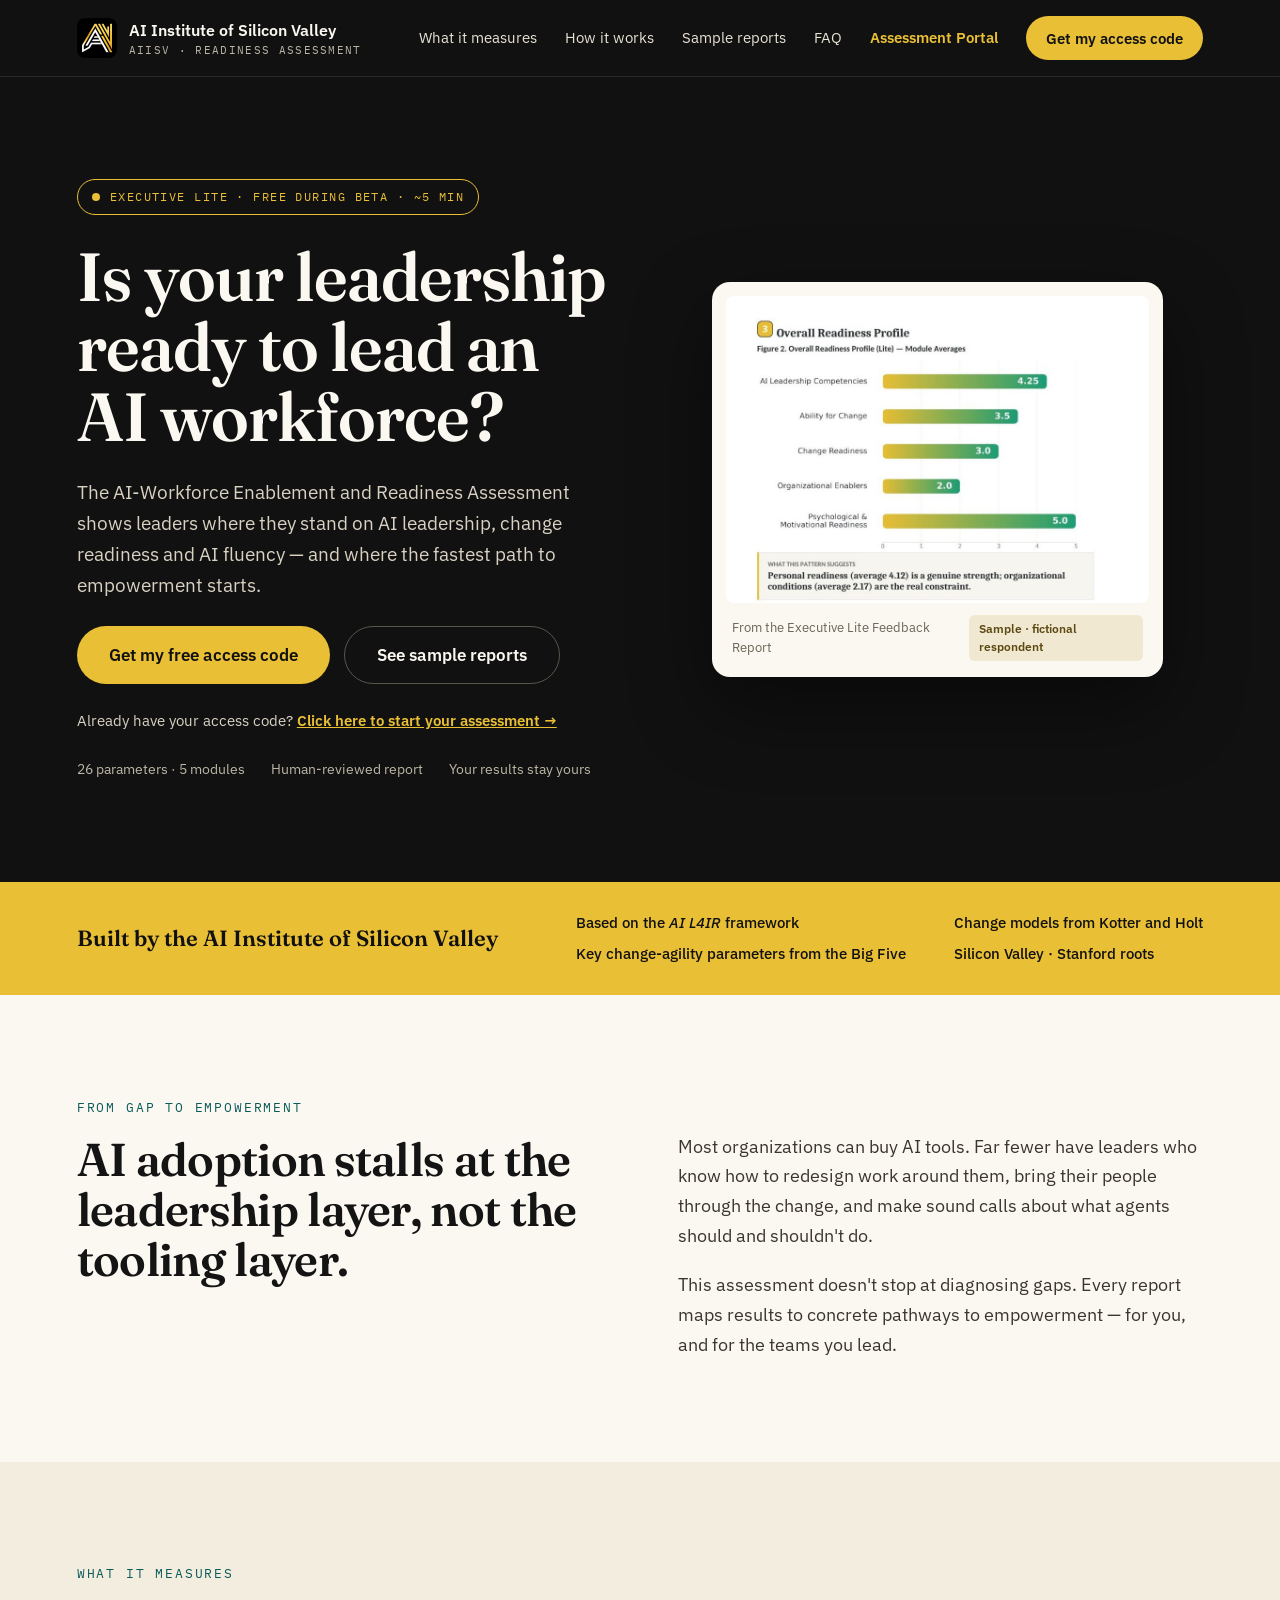
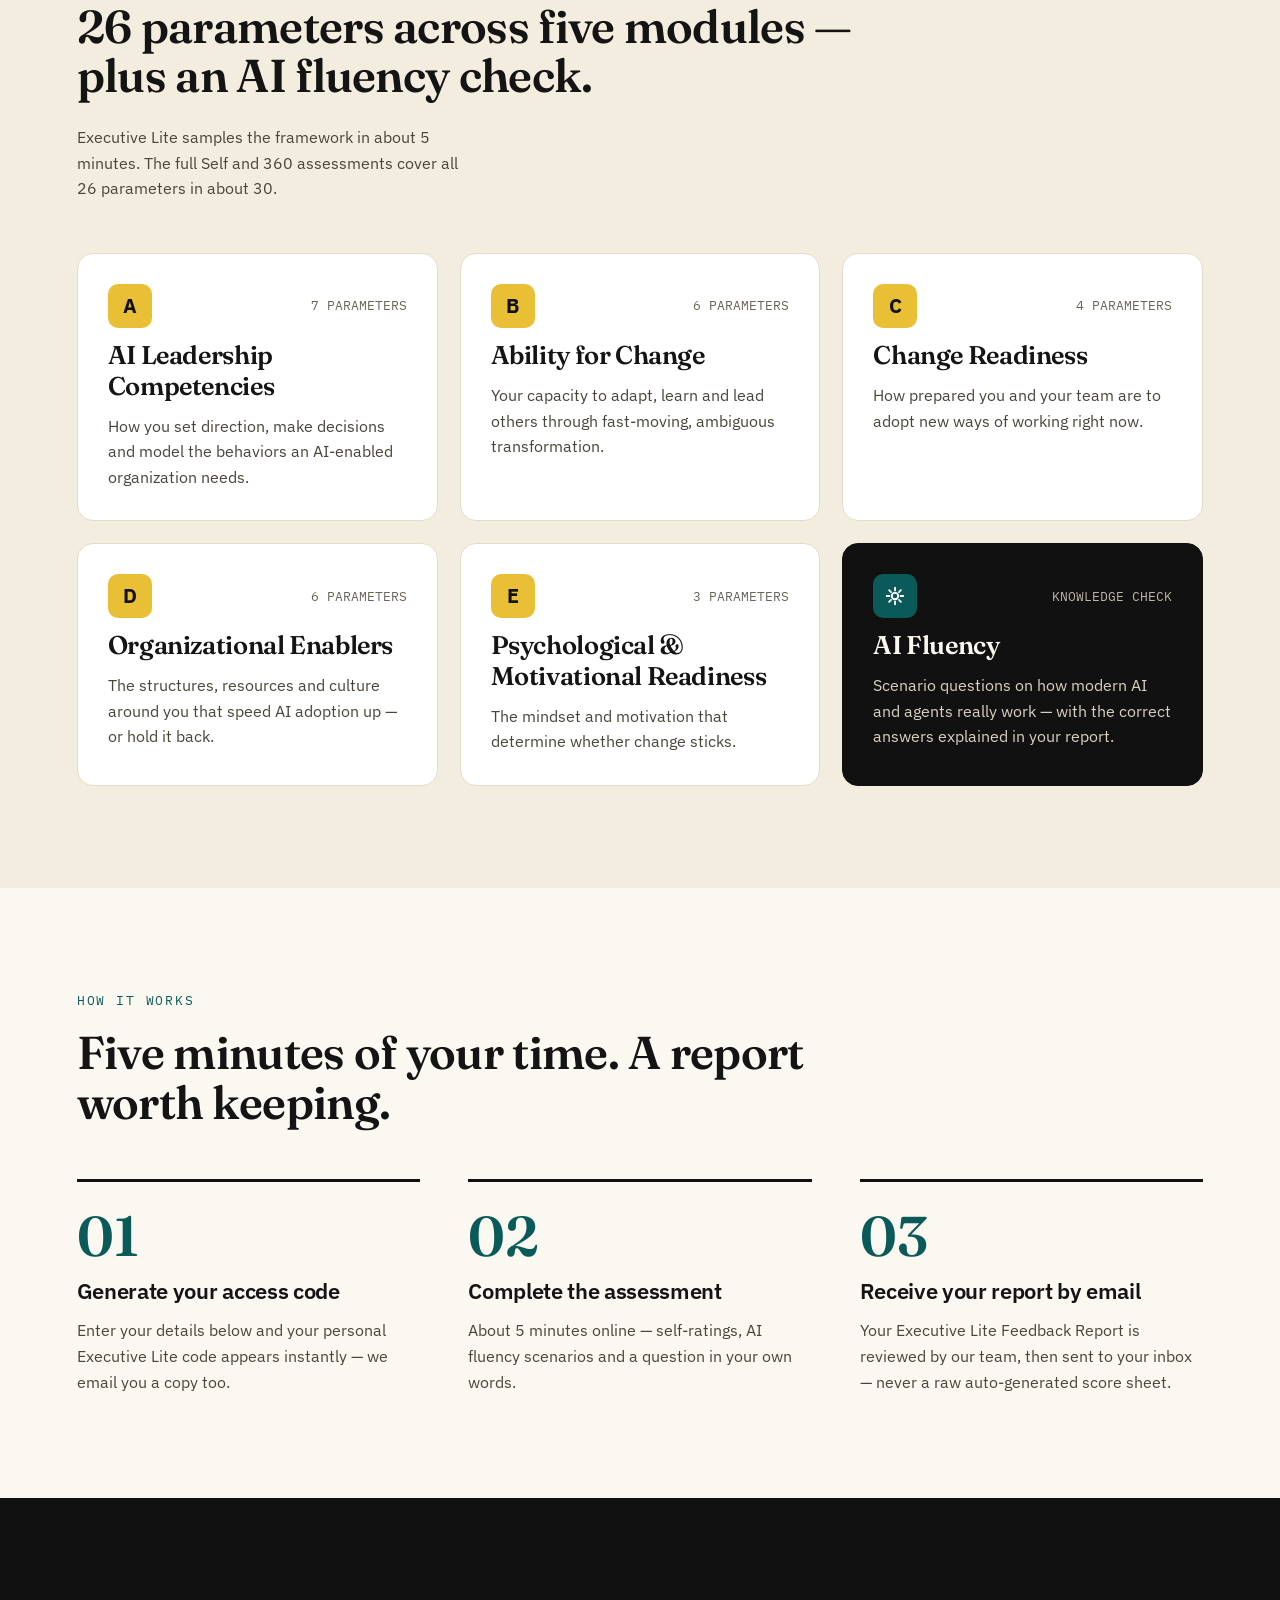
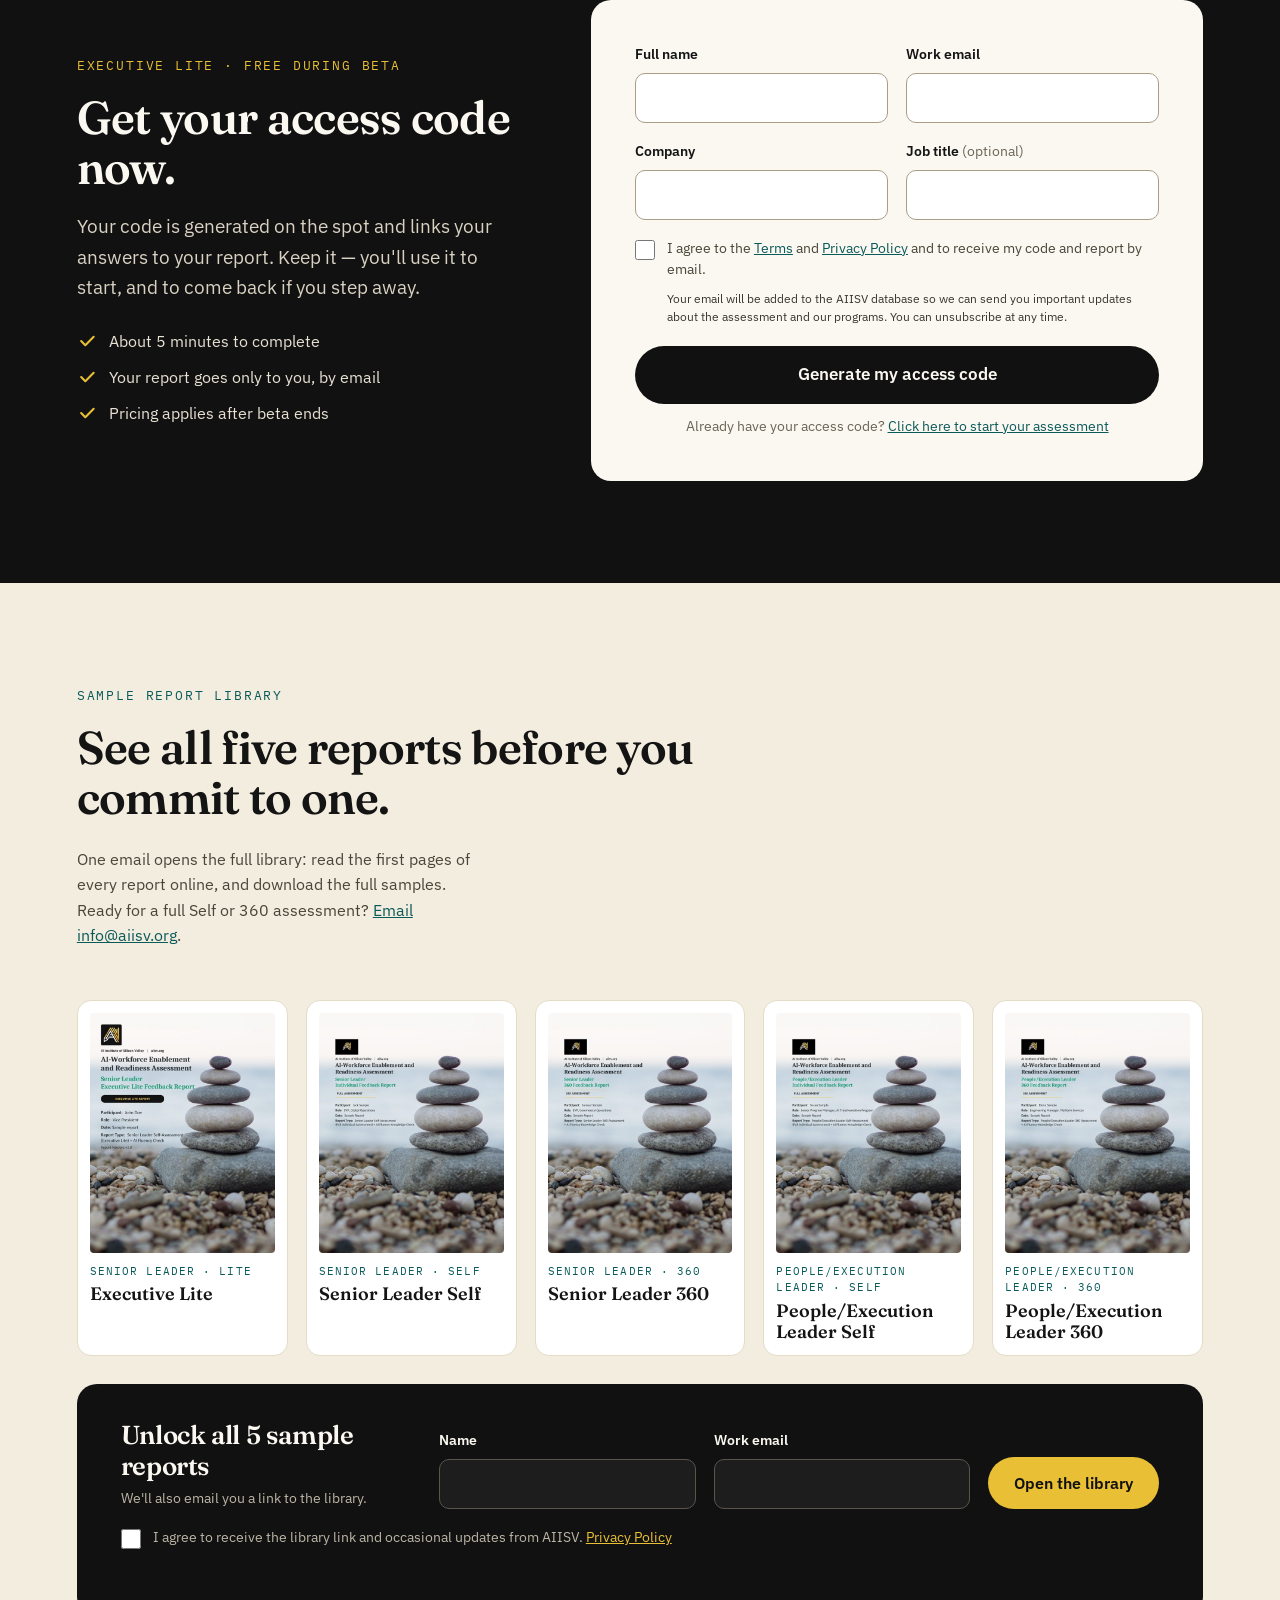
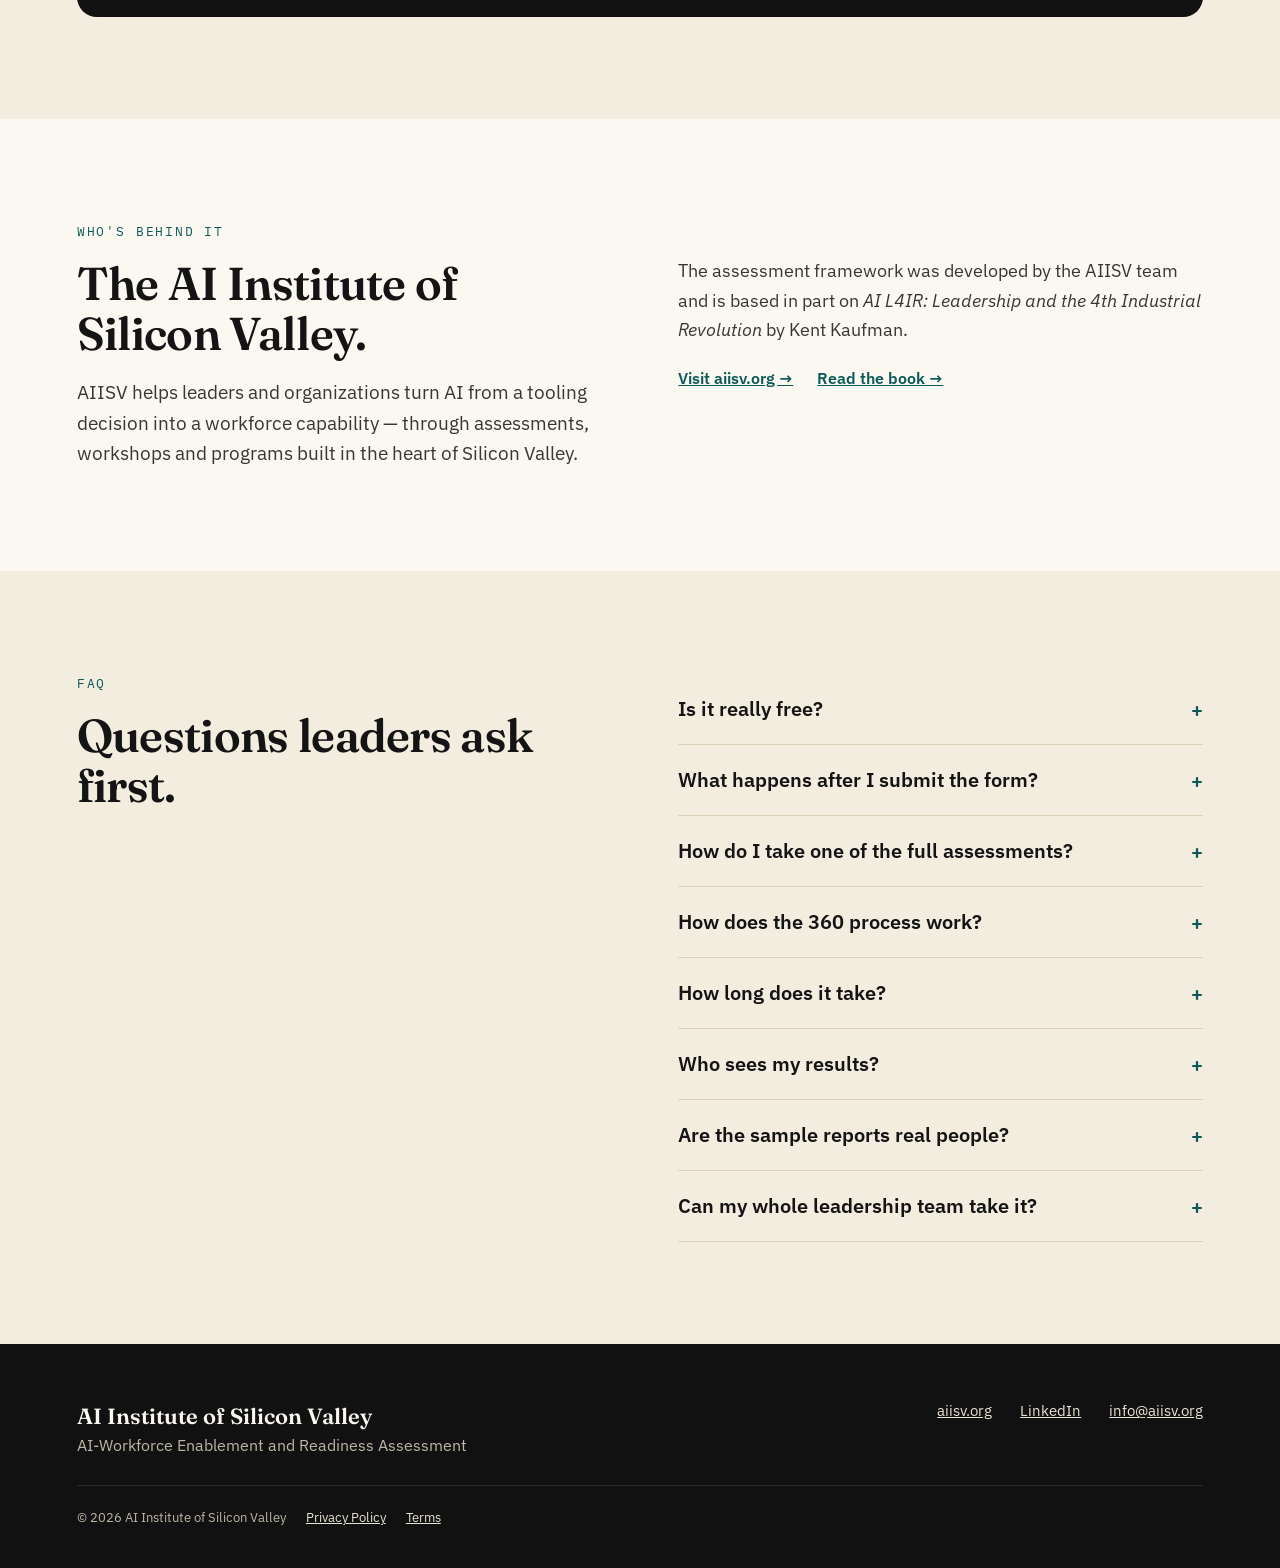
<file: index.html>
<!doctype html>
<html lang="en">
<head>
<meta charset="utf-8">
<meta name="viewport" content="width=device-width, initial-scale=1">
<title>AI-Workforce Readiness Assessment | AIISV</title>
<meta name="description" content="A free, 5-minute Executive Lite assessment of how ready you are to lead an AI-enabled workforce — with a human-reviewed feedback report from the AI Institute of Silicon Valley.">
<link rel="canonical" href="https://assessment.aiisv.org/">
<meta property="og:type" content="website">
<meta property="og:url" content="https://assessment.aiisv.org/">
<meta property="og:title" content="Is your leadership ready to lead an AI workforce?">
<meta property="og:description" content="Free 5-minute Executive Lite assessment from the AI Institute of Silicon Valley. Human-reviewed report, delivered by email.">
<meta property="og:image" content="https://assessment.aiisv.org/assets/img/og-image.jpg">
<meta name="twitter:card" content="summary_large_image">
<link rel="icon" href="/favicon.png" type="image/png">
<link rel="apple-touch-icon" href="/apple-touch-icon.png">
<meta name="theme-color" content="#111111">
<link rel="preconnect" href="https://fonts.googleapis.com">
<link rel="preconnect" href="https://fonts.gstatic.com" crossorigin>
<link href="https://fonts.googleapis.com/css2?family=Fraunces:opsz,wght@9..144,600;9..144,700&family=IBM+Plex+Sans:wght@400;500;600&family=IBM+Plex+Mono:wght@500;600&display=swap" rel="stylesheet">
<link rel="stylesheet" href="/assets/styles.css">
</head>
<body>

<header class="site-header">
  <div class="wrap">
    <a class="brand" href="/"><img src="/assets/img/aiisv-logo.png" alt="" width="40" height="40"><span><b>AI Institute of Silicon Valley</b><small>AIISV · READINESS ASSESSMENT</small></span></a>
    <nav class="nav" aria-label="Main">
      <a href="#measures">What it measures</a>
      <a href="#how">How it works</a>
      <a href="#samples">Sample reports</a>
      <a href="#faq">FAQ</a>
      <a class="nav-code" href="https://access.aiisv.org">Assessment Portal</a>
      <a class="btn btn-gold" href="#code">Get my access code</a>
    </nav>
  </div>
</header>

<main>
<!-- 1 · Value proposition -->
<section class="hero dark">
  <div class="wrap">
    <div class="hero-copy">
      <span class="pill">EXECUTIVE LITE · FREE DURING BETA · ~5 MIN</span>
      <h1>Is your leadership ready to lead an AI workforce?</h1>
      <p class="lead">The AI-Workforce Enablement and Readiness Assessment shows leaders where they stand on AI leadership, change readiness and AI fluency — and where the fastest path to empowerment starts.</p>
      <div class="cta-row">
        <a class="btn btn-gold btn-lg" href="#code">Get my free access code</a>
        <a class="btn btn-ghost btn-lg" href="#samples">See sample reports</a>
      </div>
      <p class="have-code">Already have your access code? <a href="https://access.aiisv.org">Click here to start your assessment →</a></p>
      <div class="facts"><span>26 parameters · 5 modules</span><span>Human-reviewed report</span><span>Your results stay yours</span></div>
    </div>
    <figure class="hero-figure">
      <img src="/assets/img/executive-lite-profile.jpg" alt="Overall Readiness Profile page from a sample Executive Lite report, showing module scores as gold-to-teal bars" width="900" height="648">
      <figcaption><span>From the Executive Lite Feedback Report</span><span class="tag">Sample · fictional respondent</span></figcaption>
    </figure>
  </div>
</section>

<section class="strip" aria-label="About the framework">
  <div class="wrap">
    <strong>Built by the AI Institute of Silicon Valley</strong>
    <ul>
      <li>Based on the <em>AI L4IR</em> framework</li>
      <li>Change models from Kotter and Holt</li>
      <li>Key change-agility parameters from the Big Five</li>
      <li>Silicon Valley · Stanford roots</li>
    </ul>
  </div>
</section>

<section class="split">
  <div class="wrap">
    <div class="stack">
      <p class="eyebrow">From gap to empowerment</p>
      <h2>AI adoption stalls at the leadership layer, not the tooling layer.</h2>
    </div>
    <div class="body">
      <p>Most organizations can buy AI tools. Far fewer have leaders who know how to redesign work around them, bring their people through the change, and make sound calls about what agents should and shouldn't do.</p>
      <p>This assessment doesn't stop at diagnosing gaps. Every report maps results to concrete pathways to empowerment — for you, and for the teams you lead.</p>
    </div>
  </div>
</section>

<section id="measures" class="sand">
  <div class="wrap">
    <div class="head">
      <div class="stack"><p class="eyebrow">What it measures</p><h2>26 parameters across five modules — plus an AI fluency check.</h2></div>
      <p>Executive Lite samples the framework in about 5 minutes. The full Self and 360 assessments cover all 26 parameters in about 30.</p>
    </div>
    <div class="grid-3">
      <article class="card"><div class="card-top"><span class="badge">A</span><span class="count">7 PARAMETERS</span></div><h3>AI Leadership Competencies</h3><p>How you set direction, make decisions and model the behaviors an AI-enabled organization needs.</p></article>
      <article class="card"><div class="card-top"><span class="badge">B</span><span class="count">6 PARAMETERS</span></div><h3>Ability for Change</h3><p>Your capacity to adapt, learn and lead others through fast-moving, ambiguous transformation.</p></article>
      <article class="card"><div class="card-top"><span class="badge">C</span><span class="count">4 PARAMETERS</span></div><h3>Change Readiness</h3><p>How prepared you and your team are to adopt new ways of working right now.</p></article>
      <article class="card"><div class="card-top"><span class="badge">D</span><span class="count">6 PARAMETERS</span></div><h3>Organizational Enablers</h3><p>The structures, resources and culture around you that speed AI adoption up — or hold it back.</p></article>
      <article class="card"><div class="card-top"><span class="badge">E</span><span class="count">3 PARAMETERS</span></div><h3>Psychological &amp; Motivational Readiness</h3><p>The mindset and motivation that determine whether change sticks.</p></article>
      <article class="card inverse"><div class="card-top"><span class="badge"><svg width="22" height="22" viewBox="0 0 24 24" fill="none" stroke="currentColor" stroke-width="2" stroke-linecap="round" stroke-linejoin="round" aria-hidden="true"><path d="M12 3v3M12 18v3M3 12h3M18 12h3M5.6 5.6l2.1 2.1M16.3 16.3l2.1 2.1M5.6 18.4l2.1-2.1M16.3 7.7l2.1-2.1"/><circle cx="12" cy="12" r="3.5"/></svg></span><span class="count">KNOWLEDGE CHECK</span></div><h3>AI Fluency</h3><p>Scenario questions on how modern AI and agents really work — with the correct answers explained in your report.</p></article>
    </div>
  </div>
</section>

<section id="how">
  <div class="wrap">
    <div class="head"><div class="stack"><p class="eyebrow">How it works</p><h2>Five minutes of your time. A report worth keeping.</h2></div></div>
    <div class="steps">
      <div class="step"><span class="num">01</span><h3>Generate your access code</h3><p>Enter your details below and your personal Executive Lite code appears instantly — we email you a copy too.</p></div>
      <div class="step"><span class="num">02</span><h3>Complete the assessment</h3><p>About 5 minutes online — self-ratings, AI fluency scenarios and a question in your own words.</p></div>
      <div class="step"><span class="num">03</span><h3>Receive your report by email</h3><p>Your Executive Lite Feedback Report is reviewed by our team, then sent to your inbox — never a raw auto-generated score sheet.</p></div>
    </div>
  </div>
</section>

<!-- 2 · Self-generated Executive Lite code -->
<section id="code" class="form-section dark">
  <div class="wrap">
    <div class="stack">
      <p class="eyebrow">Executive Lite · free during beta</p>
      <h2>Get your access code now.</h2>
      <p class="lead">Your code is generated on the spot and links your answers to your report. Keep it — you'll use it to start, and to come back if you step away.</p>
      <ul class="checks">
        <li><svg width="20" height="20" viewBox="0 0 24 24" fill="none" stroke="#E9BF35" stroke-width="2.5" stroke-linecap="round" stroke-linejoin="round" aria-hidden="true"><path d="M5 12l5 5L20 7"/></svg>About 5 minutes to complete</li>
        <li><svg width="20" height="20" viewBox="0 0 24 24" fill="none" stroke="#E9BF35" stroke-width="2.5" stroke-linecap="round" stroke-linejoin="round" aria-hidden="true"><path d="M5 12l5 5L20 7"/></svg>Your report goes only to you, by email</li>
        <li><svg width="20" height="20" viewBox="0 0 24 24" fill="none" stroke="#E9BF35" stroke-width="2.5" stroke-linecap="round" stroke-linejoin="round" aria-hidden="true"><path d="M5 12l5 5L20 7"/></svg>Pricing applies after beta ends</li>
      </ul>
    </div>
    <div class="panel" aria-live="polite">
      <form id="code-form" novalidate>
        <div class="fields">
          <label class="field">Full name<input name="name" type="text" required autocomplete="name" maxlength="120"></label>
          <label class="field">Work email<input name="email" type="email" required autocomplete="email" maxlength="160"></label>
          <label class="field">Company<input name="company" type="text" required autocomplete="organization" maxlength="160"></label>
          <label class="field"><span>Job title <span class="opt">(optional)</span></span><input name="title" type="text" autocomplete="organization-title" maxlength="120"></label>
        </div>
        <label class="hp" aria-hidden="true">Website<input name="website" type="text" tabindex="-1" autocomplete="off"></label>
        <label class="consent"><input type="checkbox" name="consent" required><span>I agree to the <a href="/terms/">Terms</a> and <a href="/privacy/">Privacy Policy</a> and to receive my code and report by email.</span></label>
        <p class="finep">Your email will be added to the AIISV database so we can send you important updates about the assessment and our programs. You can unsubscribe at any time.</p>
        <div class="ts" id="ts-code"></div>
        <div class="form-actions">
          <button class="btn btn-dark btn-lg" type="submit">Generate my access code</button>
          <p class="small">Already have your access code? <a href="https://access.aiisv.org">Click here to start your assessment</a></p>
        </div>
      </form>
      <div id="code-result" class="result" hidden>
        <p class="eyebrow" tabindex="-1">Your Executive Lite access code</p>
        <div class="code-box"><code id="code-value"></code><button type="button" id="code-copy">Copy code</button></div>
        <p id="code-note" style="font-size:16px;line-height:1.6;color:#3A362F"></p>
        <a id="code-start" class="btn btn-gold btn-lg" href="#">Start my assessment now →</a>
        <button type="button" id="code-reset" class="linkbtn">Not you? Start over</button>
      </div>
    </div>
  </div>
</section>

<!-- 3 · Sample reports for one email -->
<section id="samples" class="sand">
  <div class="wrap">
    <div class="head">
      <div class="stack"><p class="eyebrow">Sample report library</p><h2>See all five reports before you commit to one.</h2></div>
      <p>One email opens the full library: read the first pages of every report online, and download the full samples. Ready for a full Self or 360 assessment? <a href="mailto:info@aiisv.org?subject=Full%20assessment%20inquiry">Email info@aiisv.org</a>.</p>
    </div>
    <div class="teaser">
      <figure><img src="/assets/img/executive-lite-cover.jpg" alt="Executive Lite sample report cover" loading="lazy" width="620" height="802"><figcaption><span class="t">SENIOR LEADER · LITE</span><span class="n">Executive Lite</span></figcaption></figure>
      <figure><img src="/assets/img/senior-leader-self-cover.jpg" alt="Senior Leader Self sample report cover" loading="lazy" width="620" height="802"><figcaption><span class="t">SENIOR LEADER · SELF</span><span class="n">Senior Leader Self</span></figcaption></figure>
      <figure><img src="/assets/img/senior-leader-360-cover.jpg" alt="Senior Leader 360 sample report cover" loading="lazy" width="620" height="802"><figcaption><span class="t">SENIOR LEADER · 360</span><span class="n">Senior Leader 360</span></figcaption></figure>
      <figure><img src="/assets/img/people-leader-self-cover.jpg" alt="People/Execution Leader Self sample report cover" loading="lazy" width="620" height="802"><figcaption><span class="t">PEOPLE/EXECUTION LEADER · SELF</span><span class="n">People/Execution Leader Self</span></figcaption></figure>
      <figure><img src="/assets/img/people-leader-360-cover.jpg" alt="People/Execution Leader 360 sample report cover" loading="lazy" width="620" height="802"><figcaption><span class="t">PEOPLE/EXECUTION LEADER · 360</span><span class="n">People/Execution Leader 360</span></figcaption></figure>
    </div>
    <div class="gate">
      <form class="gate-form" data-next="/samples/" novalidate>
        <div><h3>Unlock all 5 sample reports</h3><p>We'll also email you a link to the library.</p></div>
        <label class="field">Name<input name="sname" type="text" required autocomplete="name" maxlength="120"></label>
        <label class="field">Work email<input name="semail" type="email" required autocomplete="email" maxlength="160"></label>
        <button class="btn btn-gold" type="submit">Open the library</button>
        <label class="hp" aria-hidden="true">Website<input name="website" type="text" tabindex="-1" autocomplete="off"></label>
        <label class="consent"><input type="checkbox" required><span>I agree to receive the library link and occasional updates from AIISV. <a href="/privacy/">Privacy Policy</a></span></label>
        <div class="ts" id="ts-gate"></div>
      </form>
    </div>
  </div>
</section>

<section class="split">
  <div class="wrap">
    <div class="stack">
      <p class="eyebrow">Who's behind it</p>
      <h2>The AI Institute of Silicon Valley.</h2>
      <p class="lead" style="color:#3A362F">AIISV helps leaders and organizations turn AI from a tooling decision into a workforce capability — through assessments, workshops and programs built in the heart of Silicon Valley.</p>
    </div>
    <div class="body">
      <p>The assessment framework was developed by the AIISV team and is based in part on <em>AI L4IR: Leadership and the 4th Industrial Revolution</em> by Kent Kaufman.</p>
      <p style="display:flex;flex-wrap:wrap;gap:12px 24px;font-weight:600;font-size:16px"><a href="https://aiisv.org">Visit aiisv.org →</a><a href="https://www.amazon.com/AI-L4ir-Leadership-Industrial-Revolution/dp/B0FP2XVX21">Read the book →</a></p>
    </div>
  </div>
</section>

<section id="faq" class="split sand">
    <div class="wrap">
      <div class="stack"><p class="eyebrow">FAQ</p><h2>Questions leaders ask first.</h2></div>
      <div class="faq-list">
        <details><summary>Is it really free?</summary><p>Yes — Executive Lite is free during the beta. After beta ends it will carry a fee.</p></details>
        <details><summary>What happens after I submit the form?</summary><p>Your access code is generated and emailed to you automatically. Click the link in that email (or come back to this page) to start your ~5-minute assessment. Your personalized report follows by email once it's ready — no further action needed on your part.</p></details>
        <details><summary>How do I take one of the full assessments?</summary><p>The full Senior Leader and People/Execution Leader Self and 360 assessments are available now. <a href="mailto:info@aiisv.org?subject=Full%20assessment%20inquiry">Email info@aiisv.org</a> and we'll get you set up.</p></details>
        <details><summary>How does the 360 process work?</summary><p>A full 360-degree review starts with a 360 access code — <a href="mailto:info@aiisv.org?subject=360%20assessment%20inquiry">email info@aiisv.org</a> to get one. Enter your code in the <a href="https://access.aiisv.org">Assessment Portal</a> and you'll fill out a request form with your role, name and contact info, plus the names and emails of the people you want as raters (manager, peers, direct reports). Everything after that is automatic: each rater receives their own personal access code and instructions by email, and you receive your own self-assessment code the same way. Once enough raters have responded, your combined report is prepared and sent to you by email — no further action needed from you.</p></details>
        <details><summary>How long does it take?</summary><p>Executive Lite takes about 5 minutes. The full Self and 360 assessments take about 30 minutes. Your report arrives by email once our team has reviewed it.</p></details>
        <details><summary>Who sees my results?</summary><p>By default, you're the only person in your company who sees your report. Access at AIISV is limited to a small group of designated reviewers.</p></details>
        <details><summary>Are the sample reports real people?</summary><p>No. Every sample uses a fictional respondent, so you see the full structure and depth without anyone's personal data.</p></details>
        <details><summary>Can my whole leadership team take it?</summary><p>Yes. The Senior Leader and People/Execution Leader Self and 360 reports are built for cohorts — <a href="mailto:info@aiisv.org">email us</a> to set one up.</p></details>
      </div>
    </div>
</section>
</main>

<footer class="site-footer">
  <div class="wrap">
    <div class="top">
      <div><strong>AI Institute of Silicon Valley</strong><span>AI-Workforce Enablement and Readiness Assessment</span></div>
      <nav aria-label="Footer"><a href="https://aiisv.org">aiisv.org</a><a href="https://www.linkedin.com/company/aiisv/">LinkedIn</a><a href="mailto:info@aiisv.org">info@aiisv.org</a></nav>
    </div>
    <div class="bottom"><span>© 2026 AI Institute of Silicon Valley</span><a href="/privacy/">Privacy Policy</a><a href="/terms/">Terms</a></div>
  </div>
</footer>

<script src="/assets/config.js"></script>
<script src="/assets/app.js" defer></script>
</body>
</html>
</file>
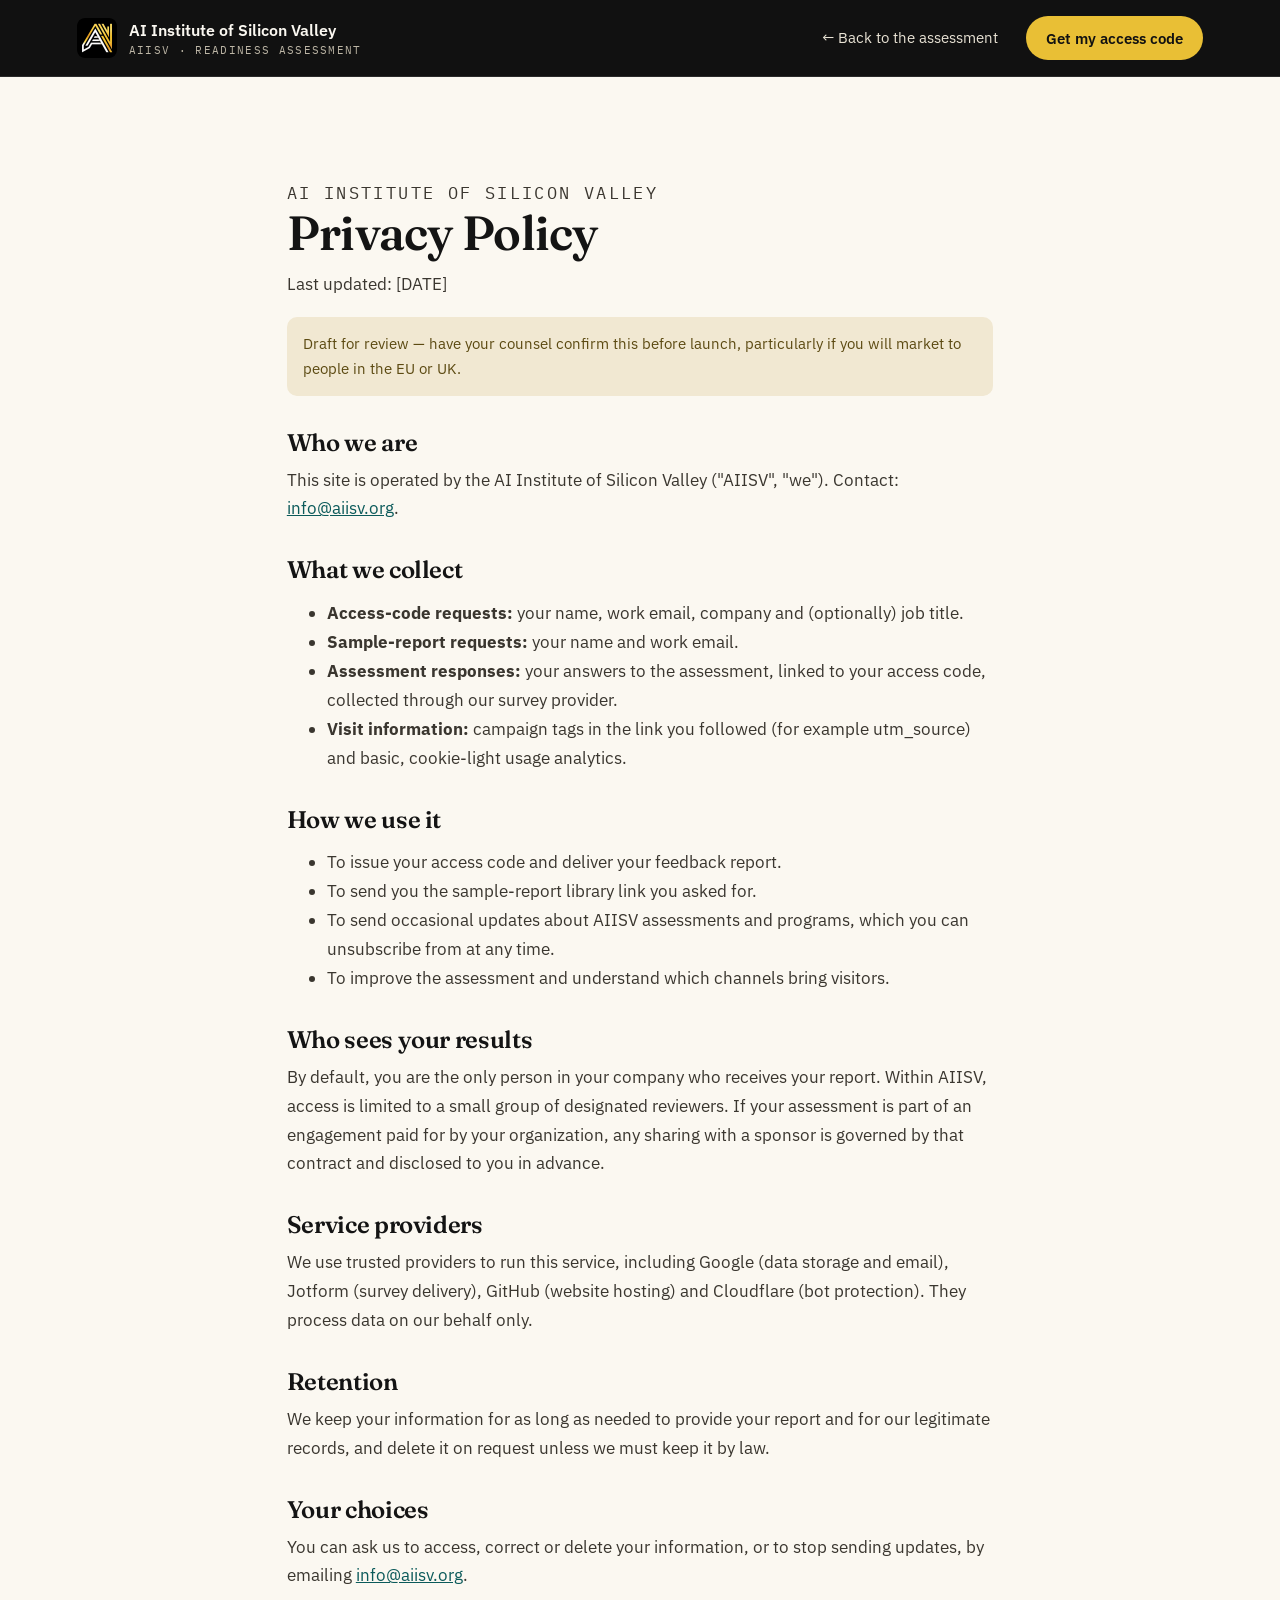
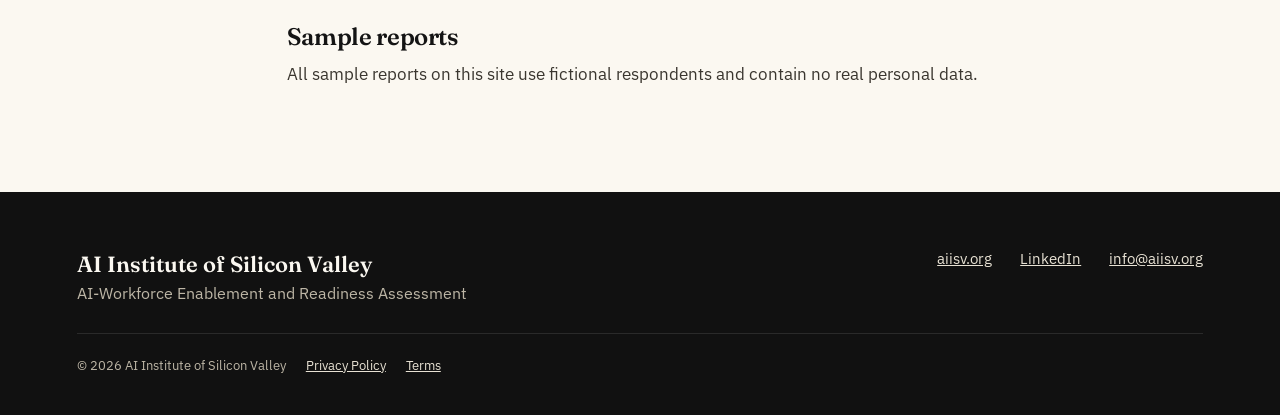
<file: privacy/index.html>
<!doctype html>
<html lang="en">
<head>
<meta charset="utf-8">
<meta name="viewport" content="width=device-width, initial-scale=1">
<link rel="icon" href="/favicon.png" type="image/png">
<link rel="apple-touch-icon" href="/apple-touch-icon.png">
<meta name="theme-color" content="#111111">
<link rel="preconnect" href="https://fonts.googleapis.com">
<link rel="preconnect" href="https://fonts.gstatic.com" crossorigin>
<link href="https://fonts.googleapis.com/css2?family=Fraunces:opsz,wght@9..144,600;9..144,700&family=IBM+Plex+Sans:wght@400;500;600&family=IBM+Plex+Mono:wght@500;600&display=swap" rel="stylesheet">
<link rel="stylesheet" href="/assets/styles.css">
<title>Privacy Policy | AIISV Readiness Assessment</title>
</head>
<body>
<header class="site-header">
  <div class="wrap">
    <a class="brand" href="/"><img src="/assets/img/aiisv-logo.png" alt="" width="40" height="40"><span><b>AI Institute of Silicon Valley</b><small>AIISV · READINESS ASSESSMENT</small></span></a>
    <nav class="nav" aria-label="Main">
      <a href="/">← Back to the assessment</a>
      <a class="btn btn-gold" href="/#code">Get my access code</a>
    </nav>
  </div>
</header>
<main class="legal"><section><div class="wrap">
<p class="eyebrow">AI Institute of Silicon Valley</p>
<h1>Privacy Policy</h1>
<p>Last updated: [DATE]</p>
<p class="note">Draft for review — have your counsel confirm this before launch, particularly if you will market to people in the EU or UK.</p>

<h2>Who we are</h2><p>This site is operated by the AI Institute of Silicon Valley ("AIISV", "we"). Contact: <a href="mailto:info@aiisv.org">info@aiisv.org</a>.</p>
<h2>What we collect</h2>
<ul><li><strong>Access-code requests:</strong> your name, work email, company and (optionally) job title.</li>
<li><strong>Sample-report requests:</strong> your name and work email.</li>
<li><strong>Assessment responses:</strong> your answers to the assessment, linked to your access code, collected through our survey provider.</li>
<li><strong>Visit information:</strong> campaign tags in the link you followed (for example utm_source) and basic, cookie-light usage analytics.</li></ul>
<h2>How we use it</h2>
<ul><li>To issue your access code and deliver your feedback report.</li>
<li>To send you the sample-report library link you asked for.</li>
<li>To send occasional updates about AIISV assessments and programs, which you can unsubscribe from at any time.</li>
<li>To improve the assessment and understand which channels bring visitors.</li></ul>
<h2>Who sees your results</h2><p>By default, you are the only person in your company who receives your report. Within AIISV, access is limited to a small group of designated reviewers. If your assessment is part of an engagement paid for by your organization, any sharing with a sponsor is governed by that contract and disclosed to you in advance.</p>
<h2>Service providers</h2><p>We use trusted providers to run this service, including Google (data storage and email), Jotform (survey delivery), GitHub (website hosting) and Cloudflare (bot protection). They process data on our behalf only.</p>
<h2>Retention</h2><p>We keep your information for as long as needed to provide your report and for our legitimate records, and delete it on request unless we must keep it by law.</p>
<h2>Your choices</h2><p>You can ask us to access, correct or delete your information, or to stop sending updates, by emailing <a href="mailto:info@aiisv.org">info@aiisv.org</a>.</p>
<h2>Sample reports</h2><p>All sample reports on this site use fictional respondents and contain no real personal data.</p>
</div></section></main>
<footer class="site-footer">
  <div class="wrap">
    <div class="top">
      <div><strong>AI Institute of Silicon Valley</strong><span>AI-Workforce Enablement and Readiness Assessment</span></div>
      <nav aria-label="Footer"><a href="https://aiisv.org">aiisv.org</a><a href="https://www.linkedin.com/company/aiisv/">LinkedIn</a><a href="mailto:info@aiisv.org">info@aiisv.org</a></nav>
    </div>
    <div class="bottom"><span>© 2026 AI Institute of Silicon Valley</span><a href="/privacy/">Privacy Policy</a><a href="/terms/">Terms</a></div>
  </div>
</footer>
</body>
</html>
</file>
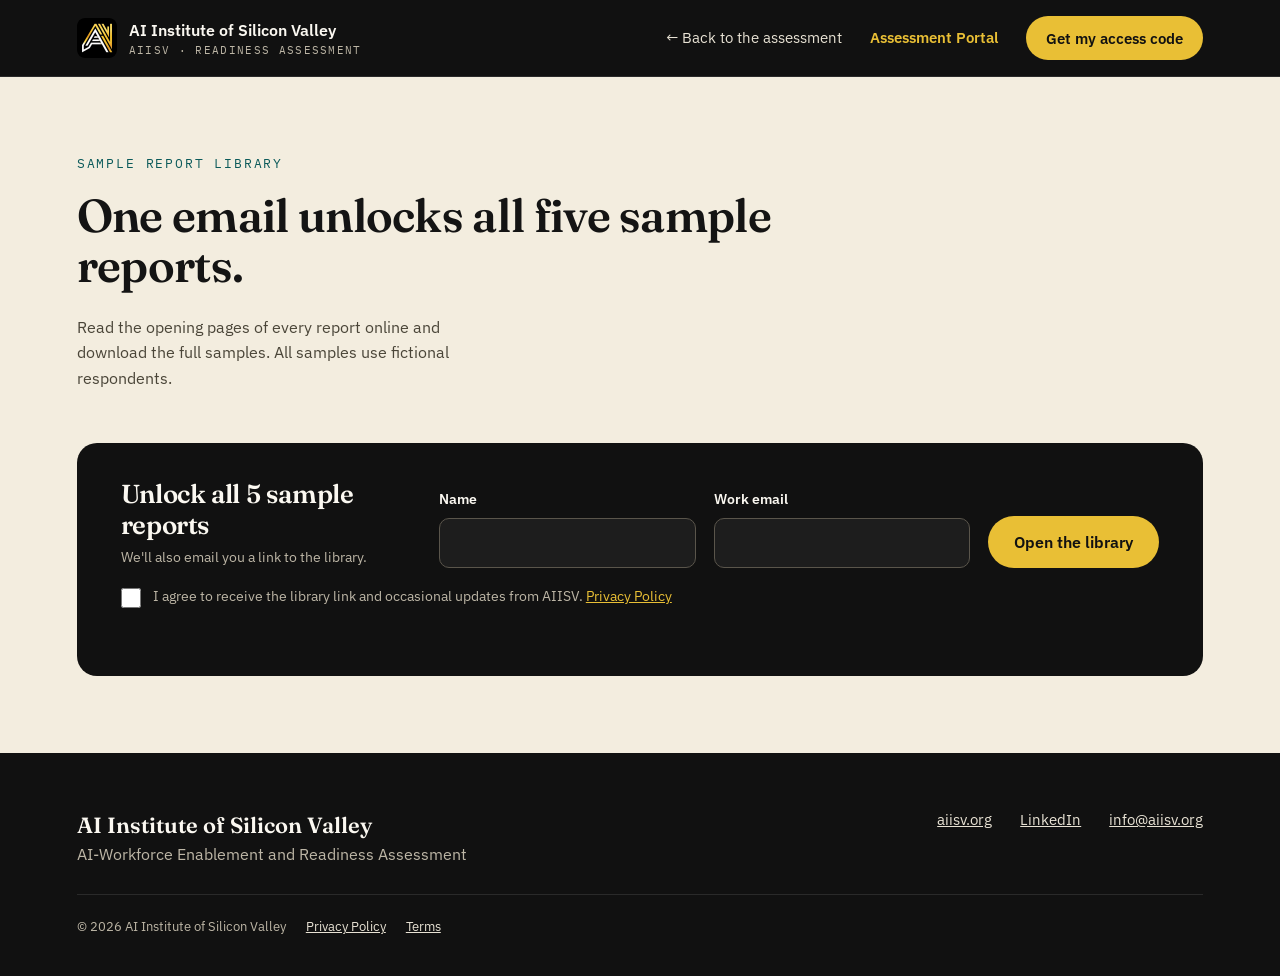
<file: samples/index.html>
<!doctype html>
<html lang="en">
<head>
<meta charset="utf-8">
<meta name="viewport" content="width=device-width, initial-scale=1">
<link rel="icon" href="/favicon.png" type="image/png">
<link rel="apple-touch-icon" href="/apple-touch-icon.png">
<meta name="theme-color" content="#111111">
<link rel="preconnect" href="https://fonts.googleapis.com">
<link rel="preconnect" href="https://fonts.gstatic.com" crossorigin>
<link href="https://fonts.googleapis.com/css2?family=Fraunces:opsz,wght@9..144,600;9..144,700&family=IBM+Plex+Sans:wght@400;500;600&family=IBM+Plex+Mono:wght@500;600&display=swap" rel="stylesheet">
<link rel="stylesheet" href="/assets/styles.css">
<title>Sample Report Library | AIISV Readiness Assessment</title>
<meta name="description" content="Preview all five AI-Workforce Enablement and Readiness Assessment reports from the AI Institute of Silicon Valley.">
<meta name="robots" content="noindex">
<meta property="og:title" content="Sample Report Library — AIISV Readiness Assessment">
<meta property="og:image" content="https://assessment.aiisv.org/assets/img/og-image.jpg">
</head>
<body>
<header class="site-header">
  <div class="wrap">
    <a class="brand" href="/"><img src="/assets/img/aiisv-logo.png" alt="" width="40" height="40"><span><b>AI Institute of Silicon Valley</b><small>AIISV · READINESS ASSESSMENT</small></span></a>
    <nav class="nav" aria-label="Main">
      <a href="/">← Back to the assessment</a>
      <a class="nav-code" href="https://access.aiisv.org">Assessment Portal</a>
      <a class="btn btn-gold" href="/#code">Get my access code</a>
    </nav>
  </div>
</header>
<main>
<div id="library-locked" class="locked sand">
  <div class="wrap">
    <div class="head"><div class="stack"><p class="eyebrow">Sample report library</p><h2>One email unlocks all five sample reports.</h2></div>
    <p>Read the opening pages of every report online and download the full samples. All samples use fictional respondents.</p></div>
    <div class="gate">
      <form class="gate-form" novalidate>
        <div><h3>Unlock all 5 sample reports</h3><p>We'll also email you a link to the library.</p></div>
        <label class="field">Name<input name="sname" type="text" required autocomplete="name" maxlength="120"></label>
        <label class="field">Work email<input name="semail" type="email" required autocomplete="email" maxlength="160"></label>
        <button class="btn btn-gold" type="submit">Open the library</button>
        <label class="hp" aria-hidden="true">Website<input name="website" type="text" tabindex="-1" autocomplete="off"></label>
        <label class="consent"><input type="checkbox" required><span>I agree to receive the library link and occasional updates from AIISV. <a href="/privacy/">Privacy Policy</a></span></label>
        <div class="ts" id="ts-gate"></div>
      </form>
    </div>
  </div>
</div>

<div id="library" hidden>
<section class="lib-intro">
  <div class="wrap">
    <div class="stack">
      <p class="eyebrow">Sample report library · unlocked</p>
      <h1>Five reports. One framework. Read before you choose.</h1>
      <p class="lead" style="color:#3A362F">Preview the opening pages of each report below. All five samples use fictional respondents and are available to download in full.</p>
    </div>
    <nav class="jump" aria-label="Jump to a report"><a href="#executive-lite"><span>Executive Lite</span><span aria-hidden="true">↓</span></a><a href="#senior-leader-self"><span>Senior Leader Self</span><span aria-hidden="true">↓</span></a><a href="#senior-leader-360"><span>Senior Leader 360</span><span aria-hidden="true">↓</span></a><a href="#people-leader-self"><span>People/Execution Leader Self</span><span aria-hidden="true">↓</span></a><a href="#people-leader-360"><span>People/Execution Leader 360</span><span aria-hidden="true">↓</span></a></nav>
  </div>
</section>
<section class="report" id="executive-lite">
  <div class="wrap">
    <div class="stack">
      <p class="eyebrow">SENIOR LEADER · LITE</p>
      <h2 style="font-size:clamp(30px,3vw,38px)">Executive Lite</h2>
      <p style="font-size:16px;line-height:1.6;color:#3A362F">The free beta report. A focused read on AI leadership, change readiness and AI fluency, with pattern insight and suggested next steps.</p>
      <div class="chips"><span>~5 min survey</span><span>Individual senior leaders</span></div>
      <div class="stack" style="gap:12px;margin-top:8px;align-items:flex-start"><a class="btn btn-dark" href="/assets/samples/AIISV_Executive_Lite_Sample_Report.pdf" download><svg width="18" height="18" viewBox="0 0 24 24" fill="none" stroke="currentColor" stroke-width="2.2" stroke-linecap="round" stroke-linejoin="round" aria-hidden="true"><path d="M12 4v11M7 10l5 5 5-5M5 20h14"/></svg>Download full sample (PDF)</a><a href="/#code" style="font-weight:600">Take Executive Lite free →</a></div>
    </div>
    <div class="pages">
      <img class="cover" src="/assets/img/executive-lite-cover.jpg" alt="Cover of the Executive Lite sample report" loading="lazy" width="620" height="802">
      <img class="inner" src="/assets/img/executive-lite-profile.jpg" alt="Overall Readiness Profile page from the Executive Lite sample report" loading="lazy" width="900" height="648">
    </div>
  </div>
</section>
<section class="report" id="senior-leader-self">
  <div class="wrap">
    <div class="stack">
      <p class="eyebrow">SENIOR LEADER · SELF</p>
      <h2 style="font-size:clamp(30px,3vw,38px)">Senior Leader Self</h2>
      <p style="font-size:16px;line-height:1.6;color:#3A362F">The full 26-parameter self-assessment across all five modules, with priority development themes and a deeper AI fluency review.</p>
      <div class="chips"><span>~30 min survey</span><span>Senior executives</span></div>
      <div class="stack" style="gap:12px;margin-top:8px;align-items:flex-start"><a class="btn btn-dark" href="/assets/samples/AIISV_Senior_Leader_Self_Sample_Report.pdf" download><svg width="18" height="18" viewBox="0 0 24 24" fill="none" stroke="currentColor" stroke-width="2.2" stroke-linecap="round" stroke-linejoin="round" aria-hidden="true"><path d="M12 4v11M7 10l5 5 5-5M5 20h14"/></svg>Download full sample (PDF)</a><a href="mailto:info@aiisv.org?subject=Senior%20Leader%20Self%20assessment" style="font-weight:600">Talk to us about the full assessment →</a></div>
    </div>
    <div class="pages">
      <img class="cover" src="/assets/img/senior-leader-self-cover.jpg" alt="Cover of the Senior Leader Self sample report" loading="lazy" width="620" height="802">
      <img class="inner" src="/assets/img/senior-leader-self-profile.jpg" alt="Overall Readiness Profile page from the Senior Leader Self sample report" loading="lazy" width="900" height="648">
    </div>
  </div>
</section>
<section class="report" id="senior-leader-360">
  <div class="wrap">
    <div class="stack">
      <p class="eyebrow">SENIOR LEADER · 360</p>
      <h2 style="font-size:clamp(30px,3vw,38px)">Senior Leader 360</h2>
      <p style="font-size:16px;line-height:1.6;color:#3A362F">Your self-view side by side with ratings from peers, direct reports and managers — showing where perceptions align and where they diverge.</p>
      <div class="chips"><span>~30 min survey</span><span>Senior executives + raters</span></div>
      <div class="stack" style="gap:12px;margin-top:8px;align-items:flex-start"><a class="btn btn-dark" href="/assets/samples/AIISV_Senior_Leader_360_Sample_Report.pdf" download><svg width="18" height="18" viewBox="0 0 24 24" fill="none" stroke="currentColor" stroke-width="2.2" stroke-linecap="round" stroke-linejoin="round" aria-hidden="true"><path d="M12 4v11M7 10l5 5 5-5M5 20h14"/></svg>Download full sample (PDF)</a><a href="mailto:info@aiisv.org?subject=Senior%20Leader%20360" style="font-weight:600">Set up a 360 →</a></div>
    </div>
    <div class="pages">
      <img class="cover" src="/assets/img/senior-leader-360-cover.jpg" alt="Cover of the Senior Leader 360 sample report" loading="lazy" width="620" height="802">
      <img class="inner" src="/assets/img/senior-leader-360-profile.jpg" alt="Overall Readiness Profile page from the Senior Leader 360 sample report" loading="lazy" width="900" height="652">
    </div>
  </div>
</section>
<section class="report" id="people-leader-self">
  <div class="wrap">
    <div class="stack">
      <p class="eyebrow">PEOPLE/EXECUTION LEADER · SELF</p>
      <h2 style="font-size:clamp(30px,3vw,38px)">People/Execution Leader Self</h2>
      <p style="font-size:16px;line-height:1.6;color:#3A362F">For the managers who turn AI strategy into day-to-day work: how ready they are to lead their teams through the change.</p>
      <div class="chips"><span>~30 min survey</span><span>People leaders &amp; execution managers</span></div>
      <div class="stack" style="gap:12px;margin-top:8px;align-items:flex-start"><a class="btn btn-dark" href="/assets/samples/AIISV_People_Leader_Self_Sample_Report.pdf" download><svg width="18" height="18" viewBox="0 0 24 24" fill="none" stroke="currentColor" stroke-width="2.2" stroke-linecap="round" stroke-linejoin="round" aria-hidden="true"><path d="M12 4v11M7 10l5 5 5-5M5 20h14"/></svg>Download full sample (PDF)</a><a href="mailto:info@aiisv.org?subject=People%20Leader%20assessment" style="font-weight:600">Assess your managers →</a></div>
    </div>
    <div class="pages">
      <img class="cover" src="/assets/img/people-leader-self-cover.jpg" alt="Cover of the People/Execution Leader Self sample report" loading="lazy" width="620" height="802">
      <img class="inner" src="/assets/img/people-leader-self-profile.jpg" alt="Overall Readiness Profile page from the People/Execution Leader Self sample report" loading="lazy" width="900" height="648">
    </div>
  </div>
</section>
<section class="report" id="people-leader-360">
  <div class="wrap">
    <div class="stack">
      <p class="eyebrow">PEOPLE/EXECUTION LEADER · 360</p>
      <h2 style="font-size:clamp(30px,3vw,38px)">People/Execution Leader 360</h2>
      <p style="font-size:16px;line-height:1.6;color:#3A362F">Execution managers’ self-view alongside their team’s perspective — the clearest signal of whether AI change is landing on the ground.</p>
      <div class="chips"><span>~30 min survey</span><span>People leaders + their teams</span></div>
      <div class="stack" style="gap:12px;margin-top:8px;align-items:flex-start"><a class="btn btn-dark" href="/assets/samples/AIISV_People_Leader_360_Sample_Report.pdf" download><svg width="18" height="18" viewBox="0 0 24 24" fill="none" stroke="currentColor" stroke-width="2.2" stroke-linecap="round" stroke-linejoin="round" aria-hidden="true"><path d="M12 4v11M7 10l5 5 5-5M5 20h14"/></svg>Download full sample (PDF)</a><a href="mailto:info@aiisv.org?subject=People%20Leader%20360" style="font-weight:600">Set up a 360 →</a></div>
    </div>
    <div class="pages">
      <img class="cover" src="/assets/img/people-leader-360-cover.jpg" alt="Cover of the People/Execution Leader 360 sample report" loading="lazy" width="620" height="802">
      <img class="inner" src="/assets/img/people-leader-360-profile.jpg" alt="Overall Readiness Profile page from the People/Execution Leader 360 sample report" loading="lazy" width="900" height="648">
    </div>
  </div>
</section>
<section class="dark">
  <div class="wrap" style="display:flex;flex-wrap:wrap;justify-content:space-between;align-items:center;gap:28px">
    <div class="stack" style="gap:10px"><h2>Ready for your own report?</h2><p class="lead">Executive Lite is free during beta and takes about 5 minutes.</p></div>
    <a class="btn btn-gold btn-lg" href="/#code">Get my free access code</a>
  </div>
</section>
</div>
</main>
<footer class="site-footer">
  <div class="wrap">
    <div class="top">
      <div><strong>AI Institute of Silicon Valley</strong><span>AI-Workforce Enablement and Readiness Assessment</span></div>
      <nav aria-label="Footer"><a href="https://aiisv.org">aiisv.org</a><a href="https://www.linkedin.com/company/aiisv/">LinkedIn</a><a href="mailto:info@aiisv.org">info@aiisv.org</a></nav>
    </div>
    <div class="bottom"><span>© 2026 AI Institute of Silicon Valley</span><a href="/privacy/">Privacy Policy</a><a href="/terms/">Terms</a></div>
  </div>
</footer>
<script src="/assets/config.js"></script>
<script src="/assets/app.js" defer></script>
</body>
</html>
</file>
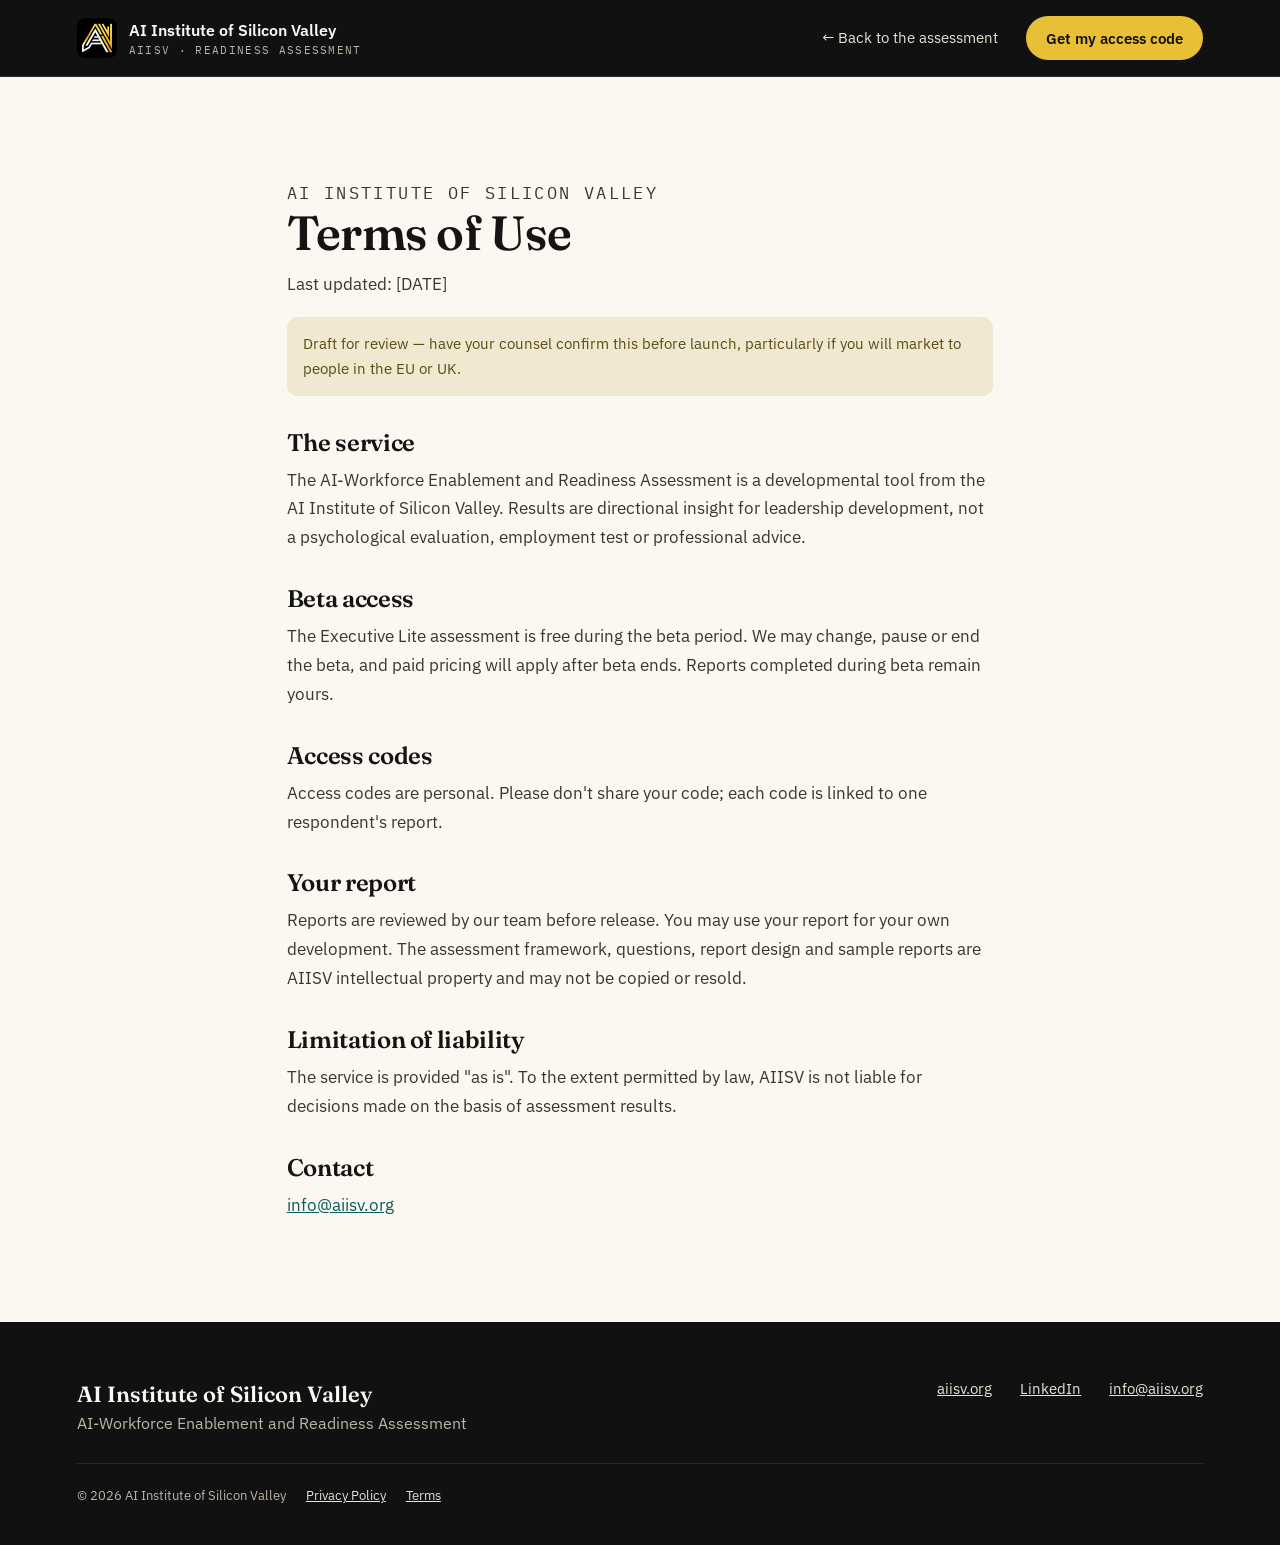
<file: terms/index.html>
<!doctype html>
<html lang="en">
<head>
<meta charset="utf-8">
<meta name="viewport" content="width=device-width, initial-scale=1">
<link rel="icon" href="/favicon.png" type="image/png">
<link rel="apple-touch-icon" href="/apple-touch-icon.png">
<meta name="theme-color" content="#111111">
<link rel="preconnect" href="https://fonts.googleapis.com">
<link rel="preconnect" href="https://fonts.gstatic.com" crossorigin>
<link href="https://fonts.googleapis.com/css2?family=Fraunces:opsz,wght@9..144,600;9..144,700&family=IBM+Plex+Sans:wght@400;500;600&family=IBM+Plex+Mono:wght@500;600&display=swap" rel="stylesheet">
<link rel="stylesheet" href="/assets/styles.css">
<title>Terms of Use | AIISV Readiness Assessment</title>
</head>
<body>
<header class="site-header">
  <div class="wrap">
    <a class="brand" href="/"><img src="/assets/img/aiisv-logo.png" alt="" width="40" height="40"><span><b>AI Institute of Silicon Valley</b><small>AIISV · READINESS ASSESSMENT</small></span></a>
    <nav class="nav" aria-label="Main">
      <a href="/">← Back to the assessment</a>
      <a class="btn btn-gold" href="/#code">Get my access code</a>
    </nav>
  </div>
</header>
<main class="legal"><section><div class="wrap">
<p class="eyebrow">AI Institute of Silicon Valley</p>
<h1>Terms of Use</h1>
<p>Last updated: [DATE]</p>
<p class="note">Draft for review — have your counsel confirm this before launch, particularly if you will market to people in the EU or UK.</p>

<h2>The service</h2><p>The AI-Workforce Enablement and Readiness Assessment is a developmental tool from the AI Institute of Silicon Valley. Results are directional insight for leadership development, not a psychological evaluation, employment test or professional advice.</p>
<h2>Beta access</h2><p>The Executive Lite assessment is free during the beta period. We may change, pause or end the beta, and paid pricing will apply after beta ends. Reports completed during beta remain yours.</p>
<h2>Access codes</h2><p>Access codes are personal. Please don't share your code; each code is linked to one respondent's report.</p>
<h2>Your report</h2><p>Reports are reviewed by our team before release. You may use your report for your own development. The assessment framework, questions, report design and sample reports are AIISV intellectual property and may not be copied or resold.</p>
<h2>Limitation of liability</h2><p>The service is provided "as is". To the extent permitted by law, AIISV is not liable for decisions made on the basis of assessment results.</p>
<h2>Contact</h2><p><a href="mailto:info@aiisv.org">info@aiisv.org</a></p>
</div></section></main>
<footer class="site-footer">
  <div class="wrap">
    <div class="top">
      <div><strong>AI Institute of Silicon Valley</strong><span>AI-Workforce Enablement and Readiness Assessment</span></div>
      <nav aria-label="Footer"><a href="https://aiisv.org">aiisv.org</a><a href="https://www.linkedin.com/company/aiisv/">LinkedIn</a><a href="mailto:info@aiisv.org">info@aiisv.org</a></nav>
    </div>
    <div class="bottom"><span>© 2026 AI Institute of Silicon Valley</span><a href="/privacy/">Privacy Policy</a><a href="/terms/">Terms</a></div>
  </div>
</footer>
</body>
</html>
</file>
<file: assets/styles.css>
/* assessment.aiisv.org — styles v1.0 */
:root{
  --ink:#141414; --black:#111111; --ivory:#FBF8F1; --sand:#F3EDDF; --cream:#F1E8D2; --line:#E4DCC8;
  --gold:#E9BF35; --teal:#0B5A5A; --teal-2:#1C8C86; --teal-dark:#063F3F;
  --muted:#4A4538; --muted-2:#6B6457; --on-dark:#D9D2C3; --on-dark-2:#BDB6A6;
  --serif:'Fraunces',Georgia,serif; --sans:'IBM Plex Sans',system-ui,-apple-system,sans-serif; --mono:'IBM Plex Mono',ui-monospace,monospace;
  --gutter:clamp(16px,6vw,96px);
}
*{box-sizing:border-box}
html{scroll-behavior:smooth}
body{margin:0;font-family:var(--sans);color:var(--ink);background:var(--ivory);line-height:1.5;-webkit-font-smoothing:antialiased}
img{max-width:100%;height:auto;display:block}
a{color:var(--teal)} a:hover{color:var(--teal-dark)}
:focus-visible{outline:3px solid var(--gold);outline-offset:2px}
.wrap{padding-inline:var(--gutter);max-width:1440px;margin-inline:auto}
.eyebrow{font-family:var(--mono);font-size:13px;letter-spacing:.14em;text-transform:uppercase;color:var(--teal);margin:0}
.dark .eyebrow{color:var(--gold)}
h1,h2,h3{font-family:var(--serif);font-weight:600;letter-spacing:-.015em;margin:0}
h1{font-size:clamp(40px,5.4vw,68px);line-height:1.03}
h2{font-size:clamp(32px,3.6vw,48px);line-height:1.08}
h3{font-size:clamp(22px,2vw,26px);line-height:1.2}
p{margin:0}
.lead{font-size:clamp(17px,1.5vw,20px);line-height:1.6}
.dark{background:var(--black);color:var(--ivory)}
.dark .lead,.dark p{color:var(--on-dark)}
.sand{background:var(--sand)}
.teal{background:var(--teal);color:var(--ivory)}
section{padding-block:clamp(64px,8vw,112px)}

/* buttons */
.btn{display:inline-flex;align-items:center;justify-content:center;gap:10px;min-height:52px;padding:0 26px;border-radius:999px;font:600 16px/1 var(--sans);text-decoration:none;border:0;cursor:pointer;transition:transform .08s ease,filter .15s}
.btn:hover{filter:brightness(.95)} .btn:active{transform:translateY(1px)}
.btn-gold{background:var(--gold);color:var(--black)} .btn-gold:hover{color:var(--black)}
.btn-dark{background:var(--black);color:var(--ivory)} .btn-dark:hover{color:var(--ivory)}
.btn-ghost{background:transparent;color:var(--ivory);border:1px solid #5A554B}
.btn-ghost:hover{color:var(--ivory);border-color:#8A8170}
.btn[disabled]{opacity:.6;cursor:progress}
.btn-lg{min-height:58px;font-size:17px;padding:0 32px}

/* header */
.site-header{background:var(--black);color:var(--ivory);border-bottom:1px solid #2A2A2A;position:sticky;top:0;z-index:20}
.site-header .wrap{display:flex;align-items:center;justify-content:space-between;gap:24px;min-height:76px}
.brand{display:flex;align-items:center;gap:12px;color:var(--ivory);text-decoration:none}
.brand img{width:40px;height:40px;border-radius:8px}
.brand b{display:block;font-size:16px;font-weight:600;color:var(--ivory)}
.brand small{display:block;font-family:var(--mono);font-size:11px;letter-spacing:.12em;color:var(--on-dark-2)}
.nav{display:flex;align-items:center;gap:28px;font-size:15px}
.nav a:not(.btn){color:#E8E2D4;text-decoration:none} .nav a:not(.btn):hover{color:#fff}
.nav .btn{min-height:44px;padding:0 20px;font-size:15px}
@media (max-width:900px){.nav a:not(.btn){display:none}.brand small{display:none}}
@media (max-width:420px){.brand b{font-size:14px}.nav .btn{padding:0 14px;font-size:14px}}

/* hero */
.hero .wrap{display:grid;grid-template-columns:repeat(2,minmax(0,1fr));gap:clamp(40px,5vw,72px);align-items:center}
.hero-copy{display:flex;flex-direction:column;gap:26px}
.pill{display:inline-flex;align-self:flex-start;align-items:center;gap:10px;padding:8px 14px;border:1px solid var(--gold);border-radius:999px;font-family:var(--mono);font-size:12px;letter-spacing:.12em;color:var(--gold)}
.pill::before{content:"";width:8px;height:8px;border-radius:50%;background:var(--gold)}
.cta-row{display:flex;flex-wrap:wrap;gap:14px}
.facts{display:flex;flex-wrap:wrap;gap:8px 26px;font-size:14px;color:var(--on-dark-2)}
.hero-figure{background:var(--ivory);border-radius:18px;padding:14px;box-shadow:0 30px 80px rgba(0,0,0,.45)}
.hero-figure img{border-radius:8px;width:100%}
.hero-figure figcaption{display:flex;justify-content:space-between;align-items:center;gap:12px;padding:12px 6px 2px;font-size:13px;color:var(--muted-2)}
.tag{display:inline-block;padding:5px 10px;border-radius:6px;background:var(--cream);color:#5C4A12;font-size:12px;font-weight:600}
@media (max-width:900px){.hero .wrap{grid-template-columns:1fr}}

/* strip */
.strip{background:var(--gold);color:var(--black);padding-block:30px}
.strip .wrap{display:flex;align-items:center;justify-content:space-between;gap:24px 48px;flex-wrap:wrap}
.strip strong{font-family:var(--serif);font-size:22px;font-weight:600}
.strip ul{list-style:none;margin:0;padding:0;display:grid;grid-template-columns:repeat(2,auto);gap:8px 48px;font-size:15px;font-weight:500}
@media (max-width:700px){.strip ul{grid-template-columns:1fr}}

/* two-col text */
.split .wrap{display:grid;grid-template-columns:repeat(2,minmax(0,1fr));gap:clamp(32px,6vw,96px)}
.split .body{display:flex;flex-direction:column;gap:20px;font-size:18px;line-height:1.65;color:#3A362F;padding-top:34px}
.stack{display:flex;flex-direction:column;gap:18px}
@media (max-width:900px){.split .wrap{grid-template-columns:1fr}.split .body{padding-top:0}}

/* section head */
.head{display:flex;justify-content:space-between;align-items:flex-end;gap:24px 48px;flex-wrap:wrap;margin-bottom:clamp(36px,4vw,52px)}
.head .stack{max-width:780px}
.head > p{max-width:400px;font-size:16px;line-height:1.6;color:var(--muted)}

/* modules */
.grid-3{display:grid;grid-template-columns:repeat(3,minmax(0,1fr));gap:22px}
@media (max-width:1000px){.grid-3{grid-template-columns:repeat(2,minmax(0,1fr))}}
@media (max-width:640px){.grid-3{grid-template-columns:1fr}}
.card{background:#fff;border:1px solid var(--line);border-radius:16px;padding:30px;display:flex;flex-direction:column;gap:12px}
.card p{font-size:16px;line-height:1.6;color:var(--muted)}
.card-top{display:flex;justify-content:space-between;align-items:center}
.badge{width:44px;height:44px;border-radius:10px;background:var(--gold);display:flex;align-items:center;justify-content:center;font-weight:700;font-size:20px;color:var(--black)}
.count{font-family:var(--mono);font-size:13px;color:var(--muted-2)}
.card.inverse{background:var(--black);border-color:var(--black);color:var(--ivory)}
.card.inverse p{color:var(--on-dark)} .card.inverse .count{color:var(--on-dark-2)}
.card.inverse .badge{background:var(--teal);color:#fff}

/* steps */
.steps{display:grid;grid-template-columns:repeat(3,minmax(0,1fr));gap:clamp(28px,4vw,48px)}
.step{border-top:3px solid var(--black);padding-top:26px;display:flex;flex-direction:column;gap:14px}
.step .num{font-family:var(--serif);font-size:56px;font-weight:600;color:var(--teal);line-height:1}
.step h3{font-family:var(--sans);font-size:22px}
.step p{font-size:16px;line-height:1.6;color:var(--muted)}
@media (max-width:800px){.steps{grid-template-columns:1fr}}

/* forms */
.form-section .wrap{display:grid;grid-template-columns:minmax(0,5fr) minmax(0,7fr);gap:clamp(40px,6vw,80px);align-items:center}
@media (max-width:980px){.form-section .wrap{grid-template-columns:1fr}}
.checks{list-style:none;margin:8px 0 0;padding:0;display:flex;flex-direction:column;gap:12px;font-size:16px;color:#E8E2D4}
.checks li{display:flex;gap:12px;align-items:center}
.checks svg{flex-shrink:0}
.panel{background:var(--ivory);color:var(--ink);border-radius:20px;padding:clamp(24px,4vw,44px)}
.fields{display:grid;grid-template-columns:repeat(2,minmax(0,1fr));gap:18px}
@media (max-width:560px){.fields{grid-template-columns:1fr}}
.field{display:flex;flex-direction:column;gap:8px;font-size:14px;font-weight:600}
.field span.opt{font-weight:400;color:var(--muted-2)}
.field input{height:50px;padding:0 14px;border:1px solid #A89E86;border-radius:10px;font:16px var(--sans);background:#fff;color:var(--ink)}
.field input:focus{outline:3px solid var(--gold);outline-offset:1px;border-color:var(--teal)}
.consent{display:flex;gap:12px;align-items:flex-start;font-size:14px;line-height:1.5;color:var(--muted);margin-top:18px}
.consent input{width:20px;height:20px;margin:2px 0 0;flex-shrink:0;accent-color:var(--teal)}
.form-actions{display:flex;flex-direction:column;gap:12px;margin-top:20px}
.form-actions .btn{width:100%}
.small{font-size:14px;color:var(--muted-2);text-align:center}
.hp{position:absolute;left:-9999px;width:1px;height:1px;overflow:hidden}
.error{margin-top:14px;padding:12px 14px;border-radius:10px;background:#FBE9E3;color:#7A2A12;font-size:15px}
.ts{margin-top:14px;min-height:0}
.result{display:flex;flex-direction:column;gap:20px}
.code-box{display:flex;align-items:center;justify-content:space-between;gap:16px;flex-wrap:wrap;padding:20px 24px;border-radius:14px;background:var(--black);color:var(--gold)}
.code-box code{font-family:var(--mono);font-size:clamp(26px,4vw,40px);font-weight:600;letter-spacing:.08em}
.code-box button{min-height:44px;padding:0 16px;border-radius:999px;border:1px solid #5A554B;background:transparent;color:var(--ivory);font:14px var(--sans);cursor:pointer}
.linkbtn{background:none;border:0;color:var(--teal);text-decoration:underline;font:14px var(--sans);cursor:pointer;min-height:44px;align-self:center}
[hidden]{display:none!important}

/* samples teaser */
.teaser{display:grid;grid-template-columns:repeat(5,minmax(0,1fr));gap:18px}
@media (max-width:1100px){.teaser{grid-template-columns:repeat(3,minmax(0,1fr))}}
@media (max-width:700px){.teaser{grid-template-columns:repeat(2,minmax(0,1fr))}}
.teaser figure{margin:0;background:#fff;border:1px solid var(--line);border-radius:14px;padding:12px;display:flex;flex-direction:column;gap:10px}
.teaser img{border-radius:4px;aspect-ratio:8.5/11;object-fit:cover;width:100%}
.teaser figcaption{display:flex;flex-direction:column;gap:4px}
.teaser .t{font-family:var(--mono);font-size:11px;letter-spacing:.1em;color:var(--teal)}
.teaser .n{font-family:var(--serif);font-weight:600;font-size:18px;line-height:1.2}
.gate{margin-top:28px;background:var(--black);color:var(--ivory);border-radius:20px;padding:clamp(24px,3vw,36px) clamp(20px,3.5vw,44px)}
.gate form{display:grid;grid-template-columns:minmax(220px,300px) minmax(0,1fr) minmax(0,1fr) auto;gap:18px;align-items:end}
.gate .field{color:var(--ivory)}
.gate .field input{background:#1D1D1D;border-color:#5A554B;color:var(--ivory)}
.gate h3{font-size:26px}
.gate p{color:var(--on-dark-2);font-size:14px;margin-top:6px}
.gate .consent{grid-column:1/-1;margin-top:0;color:var(--on-dark-2)}
.gate .consent a{color:var(--gold)}
@media (max-width:1000px){.gate form{grid-template-columns:1fr 1fr}.gate form > div:first-child{grid-column:1/-1}.gate .btn{grid-column:1/-1}}
@media (max-width:560px){.gate form{grid-template-columns:1fr}}

/* FAQ */
.faq-list{display:flex;flex-direction:column}
.faq-list details{border-bottom:1px solid #DCD2BA;padding:20px 0}
.faq-list summary{font-size:20px;font-weight:600;cursor:pointer;list-style:none;display:flex;justify-content:space-between;gap:16px}
.faq-list summary::-webkit-details-marker{display:none}
.faq-list summary::after{content:"+";font-family:var(--mono);color:var(--teal)}
.faq-list details[open] summary::after{content:"–"}
.faq-list p{margin-top:10px;font-size:16px;line-height:1.6;color:var(--muted)}

/* library */
.lib-intro .wrap{display:grid;grid-template-columns:minmax(0,1fr) 280px;gap:48px;align-items:end}
@media (max-width:900px){.lib-intro .wrap{grid-template-columns:1fr}}
.jump{display:flex;flex-direction:column;font-size:15px;font-weight:500}
.jump a{display:flex;justify-content:space-between;padding:10px 0;border-bottom:1px solid #E0D7C2;color:var(--ink);text-decoration:none}
.report{border-top:1px solid #E0D7C2;padding-block:clamp(48px,6vw,64px)}
.report:nth-of-type(even){background:var(--sand)}
.report .wrap{display:grid;grid-template-columns:minmax(0,5fr) minmax(0,7fr);gap:clamp(32px,5vw,64px);align-items:center}
@media (max-width:980px){.report .wrap{grid-template-columns:1fr}}
.chips{display:flex;flex-wrap:wrap;gap:10px}
.chips span{padding:5px 12px;border-radius:999px;background:var(--cream);color:#5C4A12;font-size:13px;font-weight:600}
.pages{display:flex;gap:22px;align-items:flex-start}
.pages img{border-radius:4px;box-shadow:0 18px 40px rgba(20,20,20,.16)}
.pages .cover{width:44%;aspect-ratio:8.5/11;object-fit:cover}
.pages .inner{width:56%;background:#fff;border:1px solid var(--line)}
@media (max-width:560px){.pages{flex-direction:column}.pages .cover,.pages .inner{width:100%}}
.soon{display:inline-flex;align-self:flex-start;align-items:center;min-height:52px;padding:0 24px;border-radius:999px;border:1px dashed #8A8170;color:var(--muted);font-weight:600}
.locked{padding-block:clamp(48px,6vw,80px)}

/* legal */
.legal .wrap{max-width:860px}
.legal h1{font-size:clamp(34px,4vw,48px);margin-bottom:12px}
.legal h2{font-size:24px;margin:34px 0 10px}
.legal p,.legal li{font-size:17px;line-height:1.7;color:#3A362F}
.legal .note{padding:14px 16px;border-radius:10px;background:var(--cream);color:#5C4A12;font-size:15px;margin:18px 0}

/* footer */
.site-footer{background:var(--black);color:var(--on-dark-2);padding-block:56px 40px}
.site-footer .top{display:flex;justify-content:space-between;align-items:flex-start;gap:24px 48px;flex-wrap:wrap}
.site-footer strong{font-family:var(--serif);font-size:22px;font-weight:600;color:var(--ivory);display:block}
.site-footer nav{display:flex;flex-wrap:wrap;gap:12px 28px;font-size:15px}
.site-footer a{color:#E8E2D4}
.site-footer .bottom{border-top:1px solid #2A2A2A;margin-top:28px;padding-top:22px;font-size:13px;display:flex;flex-wrap:wrap;gap:8px 20px}

/* v1.0 fixes after visual check */
[id]{scroll-margin-top:88px}
.panel p{color:#3A362F}
.panel .small{color:var(--muted-2)}
.panel .eyebrow{color:var(--teal)}
@media (max-width:1000px){.gate .consent{order:4}.gate .btn{order:5}.gate .ts{order:6}}
@media (max-width:480px){.brand span{display:none}.nav .btn{white-space:nowrap}}

.finep{margin:10px 0 0 32px;font-size:12px;line-height:1.5;color:var(--muted-2)}

/* access.aiisv.org links (2026-10-02) */
.nav a.nav-code{color:var(--gold);font-weight:600}
.nav a.nav-code:hover{color:#F5D46E}
@media (max-width:900px){.nav a.nav-code{display:inline}}
@media (max-width:620px){.nav a.nav-code{display:none}}
.have-code{font-size:15px;color:var(--on-dark)}
.dark .have-code a{color:var(--gold);font-weight:600}
</file>
